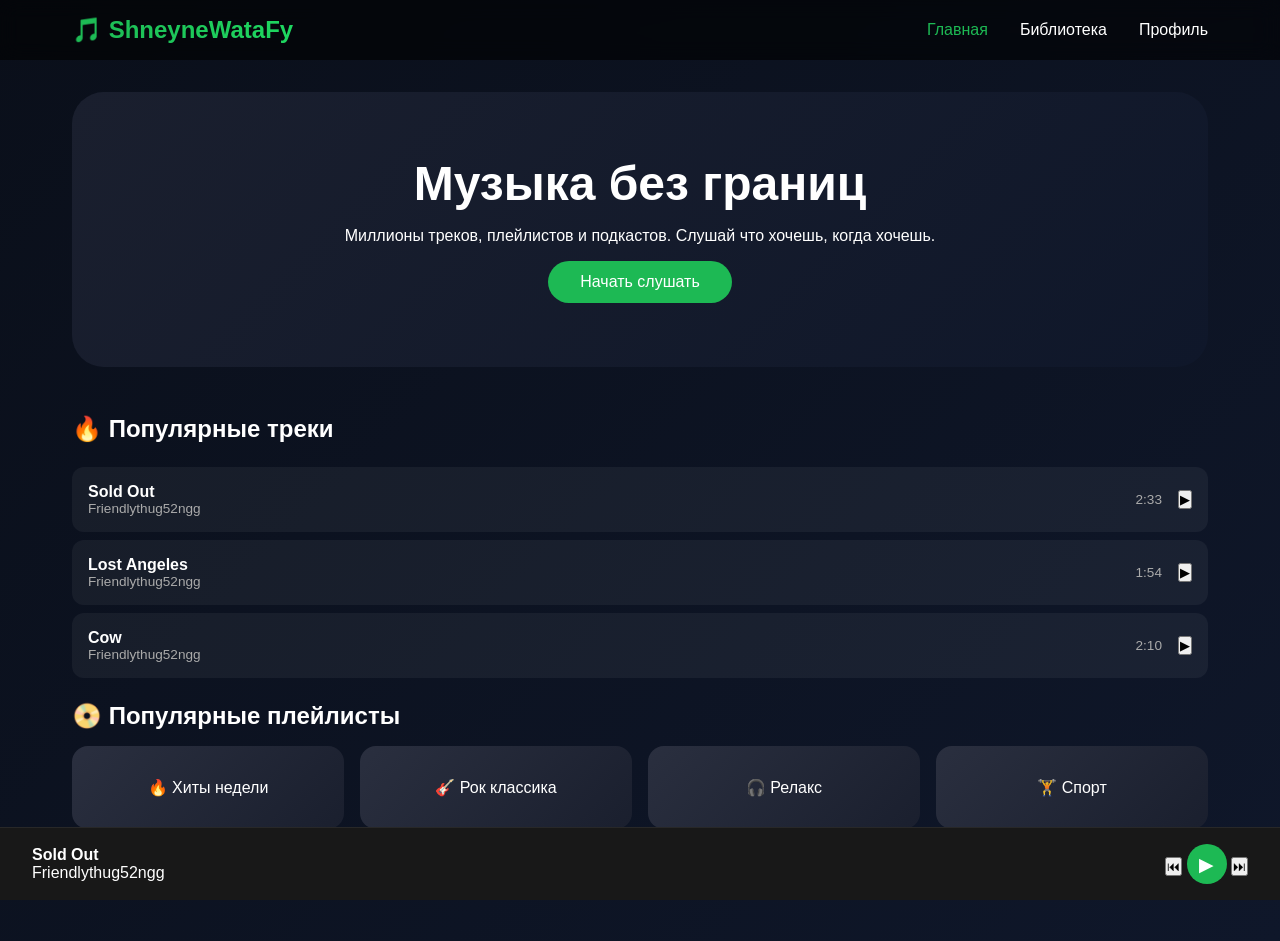
<file: index.html>
<!DOCTYPE html>
<html lang="ru">
<head>
    <meta charset="UTF-8">
    <meta name="viewport" content="width=device-width, initial-scale=1.0">
    <title>ShneyneWataFy — Музыкальная платформа</title>
    <link rel="stylesheet" href="style.css">
</head>
<body>
    <nav class="navbar">
        <div class="nav-container">
            <div class="logo">🎵 ShneyneWataFy</div>
            <ul class="nav-links">
                <li><a href="index.html" class="active">Главная</a></li>
                <li><a href="library.html">Библиотека</a></li>
                <li><a href="profile.html">Профиль</a></li>
            </ul>
        </div>
    </nav>

    <main class="container">
        <section class="hero">
            <h1>Музыка без границ</h1>
            <p>Миллионы треков, плейлистов и подкастов. Слушай что хочешь, когда хочешь.</p>
            <button class="btn-primary" onclick="location.href='library.html'">Начать слушать</button>
        </section>

        <section class="popular-tracks">
            <h2>🔥 Популярные треки</h2>
            <div class="track-list" id="popularTrackList"></div>
        </section>

        <section class="playlists">
            <h2>📀 Популярные плейлисты</h2>
            <div class="playlist-grid">
                <div class="playlist-card">🔥 Хиты недели</div>
                <div class="playlist-card">🎸 Рок классика</div>
                <div class="playlist-card">🎧 Релакс</div>
                <div class="playlist-card">🏋️ Спорт</div>
            </div>
        </section>
    </main>

    <div class="player">
        <div class="player-info">
            <span id="currentTrack">Выберите трек</span>
            <span id="currentArtist"></span>
        </div>
       <div class="player-controls">
    <button id="prevBtn">⏮</button>
    <button id="playBtn">▶</button>
    <button id="nextBtn">⏭</button>
</div>
    </div>

    <script src="script.js"></script>
      <script>
        const popularTracks = [
            { title: "Sold Out", artist: "FriendlyThug52Ngg", duration: "2:33" },
            { title: "Lost Angeles", artist: "FriendlyThug52Ngg", duration: "1:54" },
            { title: "Cow", artist: "FriendlyThug52Ngg", duration: "2:10" },
      ]
        renderTrackList(popularTracks, 'popularTrackList');
        setupPlayer();
    </script>
</body>
</html>
</file>
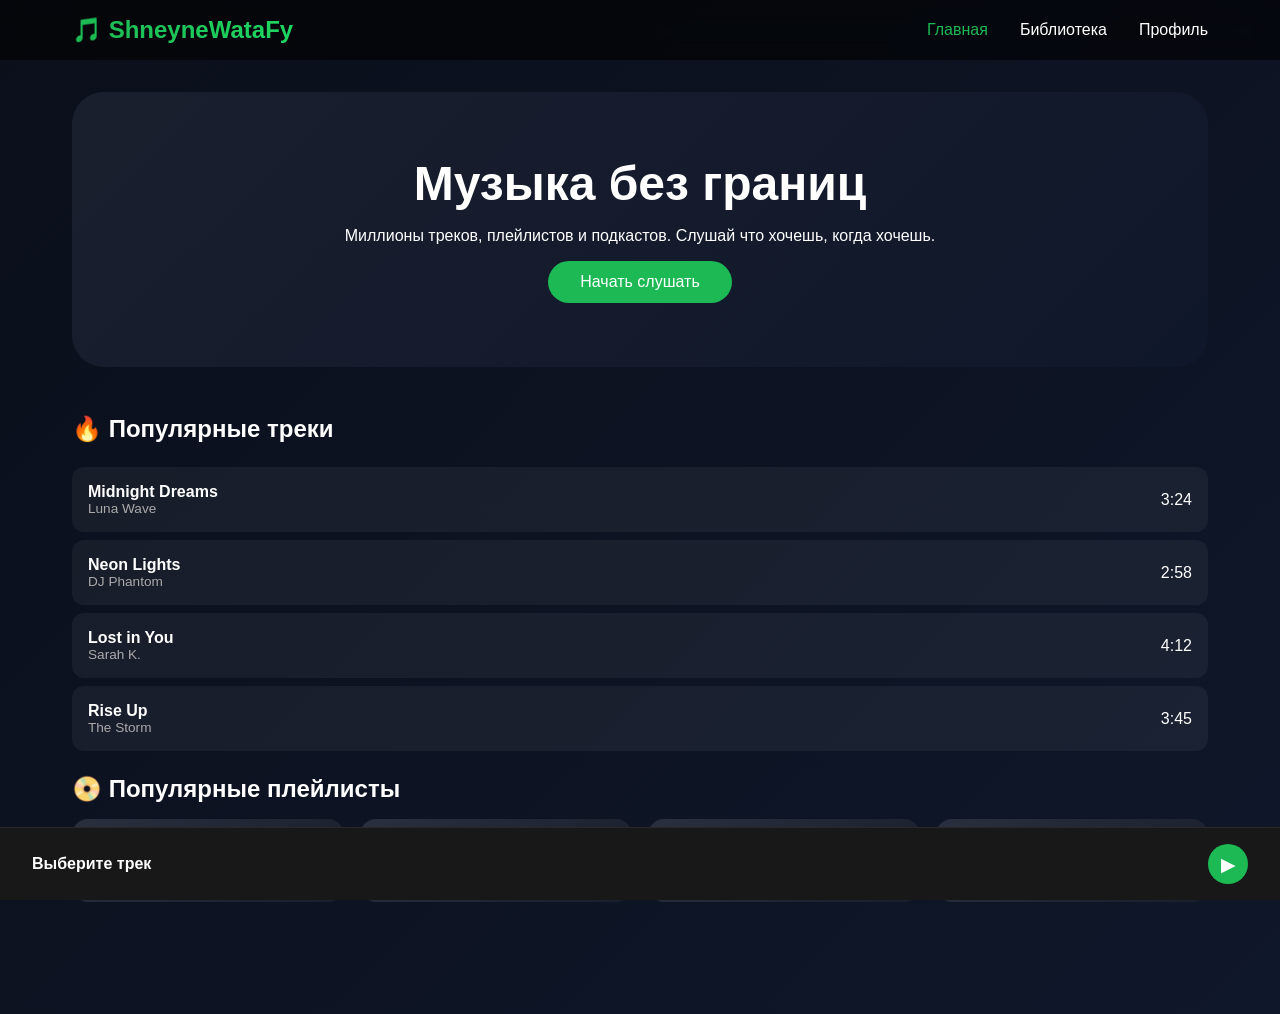
<file: Rep/index.html>
<!DOCTYPE html>
<html lang="ru">
<head>
    <meta charset="UTF-8">
    <meta name="viewport" content="width=device-width, initial-scale=1.0">
    <title>ShneyneWataFy — Музыкальная платформа</title>
    <link rel="stylesheet" href="style.css">
</head>
<body>
    <nav class="navbar">
        <div class="nav-container">
            <div class="logo">🎵 ShneyneWataFy</div>
            <ul class="nav-links">
                <li><a href="index.html" class="active">Главная</a></li>
                <li><a href="library.html">Библиотека</a></li>
                <li><a href="profile.html">Профиль</a></li>
            </ul>
        </div>
    </nav>

    <main class="container">
        <section class="hero">
            <h1>Музыка без границ</h1>
            <p>Миллионы треков, плейлистов и подкастов. Слушай что хочешь, когда хочешь.</p>
            <button class="btn-primary" onclick="location.href='library.html'">Начать слушать</button>
        </section>

        <section class="popular-tracks">
            <h2>🔥 Популярные треки</h2>
            <div class="track-list" id="popularTrackList"></div>
        </section>

        <section class="playlists">
            <h2>📀 Популярные плейлисты</h2>
            <div class="playlist-grid">
                <div class="playlist-card">🔥 Хиты недели</div>
                <div class="playlist-card">🎸 Рок классика</div>
                <div class="playlist-card">🎧 Релакс</div>
                <div class="playlist-card">🏋️ Спорт</div>
            </div>
        </section>
    </main>

    <div class="player">
        <div class="player-info">
            <span id="currentTrack">Выберите трек</span>
            <span id="currentArtist"></span>
        </div>
        <div class="player-controls">
            <button id="playBtn">▶</button>
        </div>
    </div>

    <script src="script.js"></script>
    <script>
        const popularTracks = [
            { title: "Midnight Dreams", artist: "Luna Wave", duration: "3:24" },
            { title: "Neon Lights", artist: "DJ Phantom", duration: "2:58" },
            { title: "Lost in You", artist: "Sarah K.", duration: "4:12" },
            { title: "Rise Up", artist: "The Storm", duration: "3:45" }
        ];
        renderTrackList(popularTracks, 'popularTrackList');
        setupPlayer();
    </script>
</body>
</html>
</file>
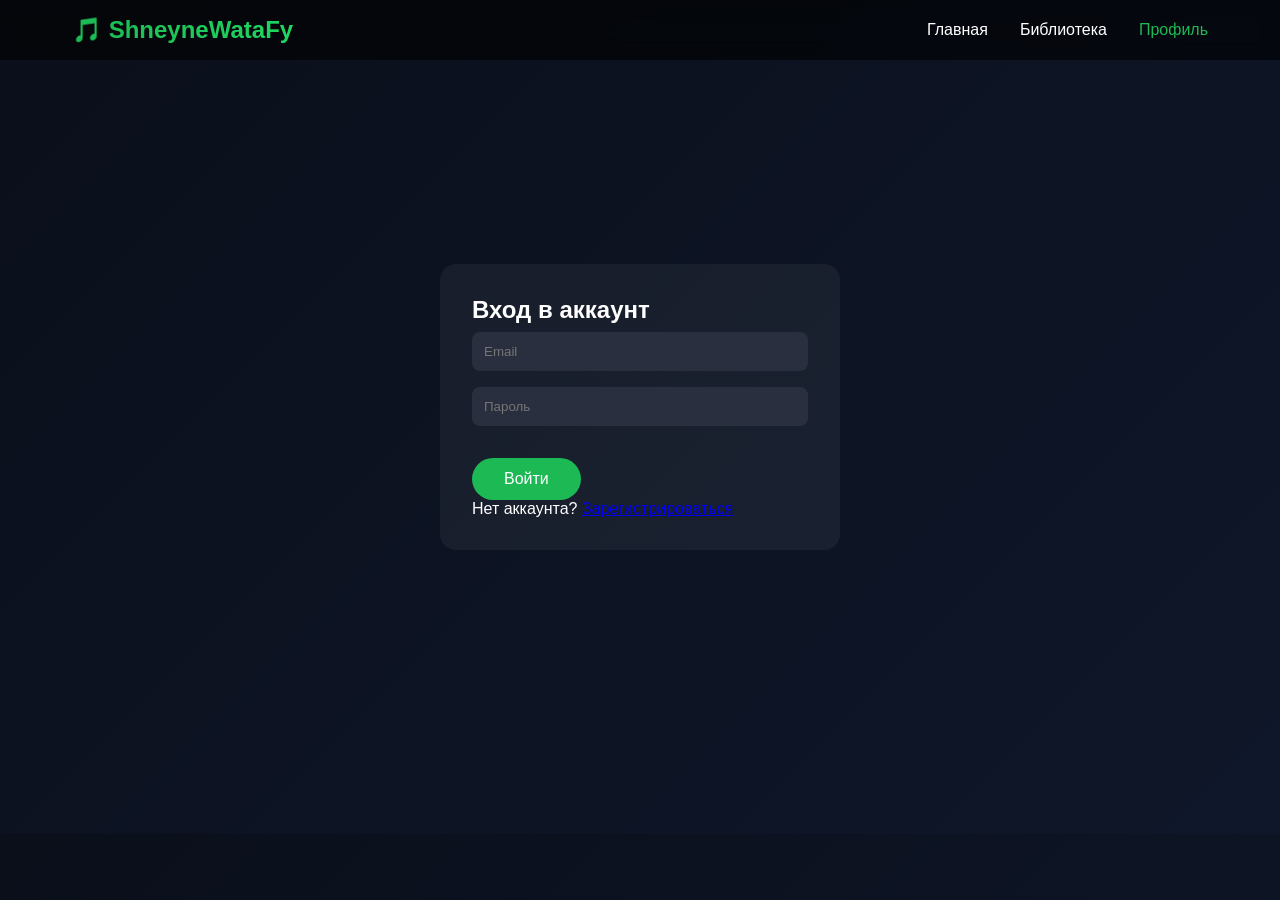
<file: library.html>
<!DOCTYPE html>
<html lang="ru">
<head>
    <meta charset="UTF-8">
    <meta name="viewport" content="width=device-width, initial-scale=1.0">
    <title>Профиль — ShneyneWataFy</title>
    <link rel="stylesheet" href="style.css">
</head>
<body>
    <nav class="navbar">
        <div class="nav-container">
            <div class="logo">🎵 ShneyneWataFy</div>
            <ul class="nav-links">
                <li><a href="index.html">Главная</a></li>
                <li><a href="library.html">Библиотека</a></li>
                <li><a href="profile.html" class="active">Профиль</a></li>
            </ul>
        </div>
    </nav>

    <main class="container">
        <div class="auth-container">
            <div class="auth-box">
                <h2>Вход в аккаунт</h2>
                <form id="loginForm">
                    <input type="email" id="loginEmail" placeholder="Email" required>
                    <input type="password" id="loginPassword" placeholder="Пароль" required>
                    <div id="loginError" class="error-msg"></div>
                    <button type="submit" class="btn-primary">Войти</button>
                </form>
                <p class="auth-switch">Нет аккаунта? <a href="#" id="showRegister">Зарегистрироваться</a></p>
            </div>
        </div>
    </main>

    <script src="script.js"></script>
    <script>
        const loginForm = document.getElementById('loginForm');
        const loginError = document.getElementById('loginError');
        
        loginForm.addEventListener('submit', function(e) {
            e.preventDefault();
            const email = document.getElementById('loginEmail').value;
            const password = document.getElementById('loginPassword').value;
            
            if (!email.includes('@') || email.length < 5) {
                loginError.textContent = 'Введите корректный email';
                return;
            }
            if (password.length < 4) {
                loginError.textContent = 'Пароль должен быть не менее 4 символов';
                return;
            }
            loginError.textContent = '';
            alert('Успешный вход! Добро пожаловать в ShneyneWataFy');
            loginError.style.color = 'green';
            loginError.textContent = 'Вход выполнен!';
        });
    </script>
</body>
</html>
</file>
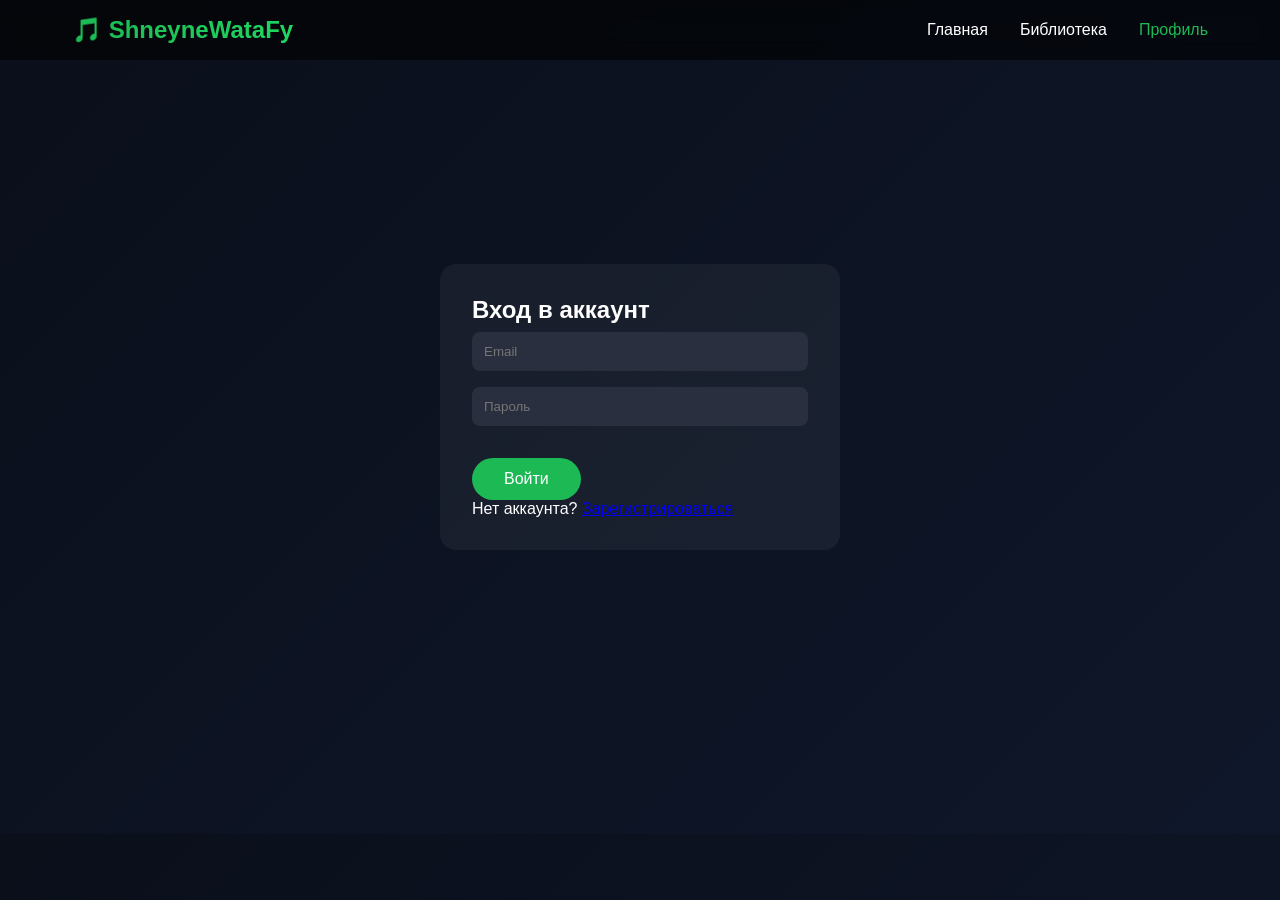
<file: profile.html>
<!DOCTYPE html>
<html lang="ru">
<head>
    <meta charset="UTF-8">
    <meta name="viewport" content="width=device-width, initial-scale=1.0">
    <title>Профиль — ShneyneWataFy</title>
    <link rel="stylesheet" href="style.css">
</head>
<body>
    <nav class="navbar">
        <div class="nav-container">
            <div class="logo">🎵 ShneyneWataFy</div>
            <ul class="nav-links">
                <li><a href="index.html">Главная</a></li>
                <li><a href="library.html">Библиотека</a></li>
                <li><a href="profile.html" class="active">Профиль</a></li>
            </ul>
        </div>
    </nav>

    <main class="container">
        <div class="auth-container">
            <div class="auth-box">
                <h2>Вход в аккаунт</h2>
                <form id="loginForm">
                    <input type="email" id="loginEmail" placeholder="Email" required>
                    <input type="password" id="loginPassword" placeholder="Пароль" required>
                    <div id="loginError" class="error-msg"></div>
                    <button type="submit" class="btn-primary">Войти</button>
                </form>
                <p class="auth-switch">Нет аккаунта? <a href="#" id="showRegister">Зарегистрироваться</a></p>
            </div>
        </div>
    </main>

    <script src="script.js"></script>
    <script>
        const loginForm = document.getElementById('loginForm');
        const loginError = document.getElementById('loginError');
        
        loginForm.addEventListener('submit', function(e) {
            e.preventDefault();
            const email = document.getElementById('loginEmail').value;
            const password = document.getElementById('loginPassword').value;
            
            if (!email.includes('@') || email.length < 5) {
                loginError.textContent = 'Введите корректный email';
                return;
            }
            if (password.length < 4) {
                loginError.textContent = 'Пароль должен быть не менее 4 символов';
                return;
            }
            loginError.textContent = '';
            alert('Успешный вход! Добро пожаловать в ShneyneWataFy');
            loginError.style.color = 'green';
            loginError.textContent = 'Вход выполнен!';
        });
    </script>
</body>
</html>
</file>
<file: style.css>
* {
    margin: 0;
    padding: 0;
    box-sizing: border-box;
}

body {
    font-family: 'Segoe UI', Tahoma, Geneva, Verdana, sans-serif;
    background: linear-gradient(135deg, #0a0f1a 0%, #0f172a 100%);
    color: white;
    padding-bottom: 80px;
}

.navbar {
    background: rgba(0, 0, 0, 0.6);
    backdrop-filter: blur(10px);
    position: sticky;
    top: 0;
    z-index: 100;
}

.nav-container {
    max-width: 1200px;
    margin: 0 auto;
    padding: 1rem 2rem;
    display: flex;
    justify-content: space-between;
    align-items: center;
    flex-wrap: wrap;
}

.logo {
    font-size: 1.5rem;
    font-weight: bold;
    background: linear-gradient(90deg, #1db954, #1ed760);
    background-clip: text;
    -webkit-background-clip: text;
    color: transparent;
}

.nav-links {
    display: flex;
    gap: 2rem;
    list-style: none;
}

.nav-links a {
    color: white;
    text-decoration: none;
    transition: color 0.3s;
}

.nav-links a:hover, .nav-links a.active {
    color: #1db954;
}

.container {
    max-width: 1200px;
    margin: 0 auto;
    padding: 2rem;
}

.hero {
    text-align: center;
    padding: 4rem 0;
    background: linear-gradient(135deg, #1a1f2e, #0f172a);
    border-radius: 2rem;
    margin-bottom: 3rem;
}

.hero h1 {
    font-size: 3rem;
    margin-bottom: 1rem;
}

.btn-primary {
    background: #1db954;
    color: white;
    border: none;
    padding: 0.75rem 2rem;
    font-size: 1rem;
    border-radius: 2rem;
    cursor: pointer;
    margin-top: 1rem;
    transition: all 0.3s;
}

.btn-primary:hover {
    background: #1ed760;
    transform: scale(1.05);
}

.track-list {
    display: flex;
    flex-direction: column;
    gap: 0.5rem;
    margin: 1.5rem 0;
}

.track-item {
    background: rgba(255, 255, 255, 0.05);
    padding: 1rem;
    border-radius: 0.75rem;
    display: flex;
    justify-content: space-between;
    align-items: center;
    cursor: pointer;
    transition: background 0.3s;
}

.track-item:hover {
    background: rgba(255, 255, 255, 0.1);
}

.track-title {
    font-weight: bold;
}

.track-artist {
    font-size: 0.85rem;
    color: #aaa;
}

.playlist-grid {
    display: grid;
    grid-template-columns: repeat(auto-fit, minmax(200px, 1fr));
    gap: 1rem;
    margin-top: 1rem;
}

.playlist-card {
    background: linear-gradient(135deg, #2a2f3f, #1a1f2e);
    padding: 2rem;
    text-align: center;
    border-radius: 1rem;
    cursor: pointer;
    transition: transform 0.3s;
}

.playlist-card:hover {
    transform: translateY(-5px);
}

.player {
    position: fixed;
    bottom: 0;
    left: 0;
    right: 0;
    background: #181818;
    padding: 1rem 2rem;
    display: flex;
    justify-content: space-between;
    align-items: center;
    border-top: 1px solid #282828;
}

.player-info {
    display: flex;
    flex-direction: column;
}

#currentTrack {
    font-weight: bold;
}

#playBtn {
    background: #1db954;
    border: none;
    color: white;
    width: 40px;
    height: 40px;
    border-radius: 50%;
    cursor: pointer;
    font-size: 1.2rem;
}

.search-bar {
    margin: 1rem 0;
}

.search-bar input {
    width: 100%;
    padding: 0.75rem;
    border-radius: 2rem;
    border: none;
    background: #2a2f3f;
    color: white;
}

.genre-filter {
    display: flex;
    gap: 1rem;
    margin: 1rem 0;
    flex-wrap: wrap;
}

.filter-btn {
    background: #2a2f3f;
    border: none;
    color: white;
    padding: 0.5rem 1rem;
    border-radius: 2rem;
    cursor: pointer;
}

.filter-btn.active {
    background: #1db954;
}

.auth-container {
    display: flex;
    justify-content: center;
    align-items: center;
    min-height: 70vh;
}

.auth-box {
    background: rgba(255,255,255,0.05);
    padding: 2rem;
    border-radius: 1rem;
    width: 100%;
    max-width: 400px;
}

.auth-box input {
    width: 100%;
    padding: 0.75rem;
    margin: 0.5rem 0;
    border-radius: 0.5rem;
    border: none;
    background: #2a2f3f;
    color: white;
}

.error-msg {
    color: #ff4444;
    font-size: 0.85rem;
    margin: 0.5rem 0;
}

@media (max-width: 768px) {
    .nav-container {
        flex-direction: column;
        gap: 1rem;
    }
    .hero h1 {
        font-size: 2rem;
    }
    .playlist-grid {
        grid-template-columns: 1fr;
    }
}
.track-duration {
    color: #aaa;
    font-size: 0.85rem;
    margin-left: auto;
    margin-right: 1rem;
}
</file>
<file: Rep/style.css>
* {
    margin: 0;
    padding: 0;
    box-sizing: border-box;
}

body {
    font-family: 'Segoe UI', Tahoma, Geneva, Verdana, sans-serif;
    background: linear-gradient(135deg, #0a0f1a 0%, #0f172a 100%);
    color: white;
    padding-bottom: 80px;
}

.navbar {
    background: rgba(0, 0, 0, 0.6);
    backdrop-filter: blur(10px);
    position: sticky;
    top: 0;
    z-index: 100;
}

.nav-container {
    max-width: 1200px;
    margin: 0 auto;
    padding: 1rem 2rem;
    display: flex;
    justify-content: space-between;
    align-items: center;
    flex-wrap: wrap;
}

.logo {
    font-size: 1.5rem;
    font-weight: bold;
    background: linear-gradient(90deg, #1db954, #1ed760);
    background-clip: text;
    -webkit-background-clip: text;
    color: transparent;
}

.nav-links {
    display: flex;
    gap: 2rem;
    list-style: none;
}

.nav-links a {
    color: white;
    text-decoration: none;
    transition: color 0.3s;
}

.nav-links a:hover, .nav-links a.active {
    color: #1db954;
}

.container {
    max-width: 1200px;
    margin: 0 auto;
    padding: 2rem;
}

.hero {
    text-align: center;
    padding: 4rem 0;
    background: linear-gradient(135deg, #1a1f2e, #0f172a);
    border-radius: 2rem;
    margin-bottom: 3rem;
}

.hero h1 {
    font-size: 3rem;
    margin-bottom: 1rem;
}

.btn-primary {
    background: #1db954;
    color: white;
    border: none;
    padding: 0.75rem 2rem;
    font-size: 1rem;
    border-radius: 2rem;
    cursor: pointer;
    margin-top: 1rem;
    transition: all 0.3s;
}

.btn-primary:hover {
    background: #1ed760;
    transform: scale(1.05);
}

.track-list {
    display: flex;
    flex-direction: column;
    gap: 0.5rem;
    margin: 1.5rem 0;
}

.track-item {
    background: rgba(255, 255, 255, 0.05);
    padding: 1rem;
    border-radius: 0.75rem;
    display: flex;
    justify-content: space-between;
    align-items: center;
    cursor: pointer;
    transition: background 0.3s;
}

.track-item:hover {
    background: rgba(255, 255, 255, 0.1);
}

.track-title {
    font-weight: bold;
}

.track-artist {
    font-size: 0.85rem;
    color: #aaa;
}

.playlist-grid {
    display: grid;
    grid-template-columns: repeat(auto-fit, minmax(200px, 1fr));
    gap: 1rem;
    margin-top: 1rem;
}

.playlist-card {
    background: linear-gradient(135deg, #2a2f3f, #1a1f2e);
    padding: 2rem;
    text-align: center;
    border-radius: 1rem;
    cursor: pointer;
    transition: transform 0.3s;
}

.playlist-card:hover {
    transform: translateY(-5px);
}

.player {
    position: fixed;
    bottom: 0;
    left: 0;
    right: 0;
    background: #181818;
    padding: 1rem 2rem;
    display: flex;
    justify-content: space-between;
    align-items: center;
    border-top: 1px solid #282828;
}

.player-info {
    display: flex;
    flex-direction: column;
}

#currentTrack {
    font-weight: bold;
}

#playBtn {
    background: #1db954;
    border: none;
    color: white;
    width: 40px;
    height: 40px;
    border-radius: 50%;
    cursor: pointer;
    font-size: 1.2rem;
}

.search-bar {
    margin: 1rem 0;
}

.search-bar input {
    width: 100%;
    padding: 0.75rem;
    border-radius: 2rem;
    border: none;
    background: #2a2f3f;
    color: white;
}

.genre-filter {
    display: flex;
    gap: 1rem;
    margin: 1rem 0;
    flex-wrap: wrap;
}

.filter-btn {
    background: #2a2f3f;
    border: none;
    color: white;
    padding: 0.5rem 1rem;
    border-radius: 2rem;
    cursor: pointer;
}

.filter-btn.active {
    background: #1db954;
}

.auth-container {
    display: flex;
    justify-content: center;
    align-items: center;
    min-height: 70vh;
}

.auth-box {
    background: rgba(255,255,255,0.05);
    padding: 2rem;
    border-radius: 1rem;
    width: 100%;
    max-width: 400px;
}

.auth-box input {
    width: 100%;
    padding: 0.75rem;
    margin: 0.5rem 0;
    border-radius: 0.5rem;
    border: none;
    background: #2a2f3f;
    color: white;
}

.error-msg {
    color: #ff4444;
    font-size: 0.85rem;
    margin: 0.5rem 0;
}

@media (max-width: 768px) {
    .nav-container {
        flex-direction: column;
        gap: 1rem;
    }
    .hero h1 {
        font-size: 2rem;
    }
    .playlist-grid {
        grid-template-columns: 1fr;
    }
}
</file>
